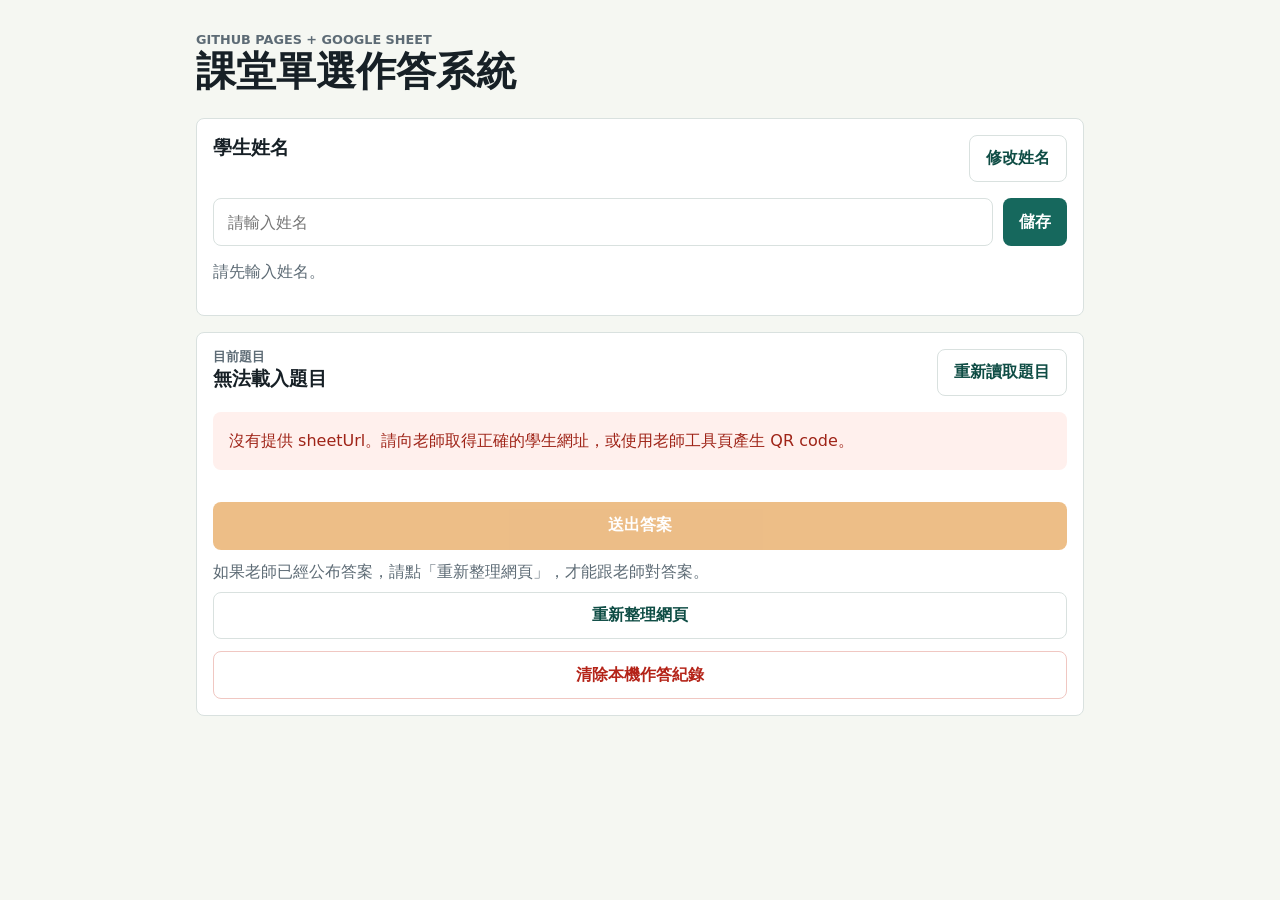
<file: index.html>
<!doctype html>
<html lang="zh-Hant">
  <head>
    <meta charset="utf-8">
    <meta name="viewport" content="width=device-width, initial-scale=1">
    <title>課堂單選作答系統</title>
    <link rel="stylesheet" href="style.css">
  </head>
  <body>
    <main class="app-shell">
      <header class="topbar">
        <div>
          <p class="eyebrow">GitHub Pages + Google Sheet</p>
          <h1>課堂單選作答系統</h1>
        </div>
      </header>

      <section class="panel profile-panel" aria-labelledby="profile-title">
        <div class="section-heading">
          <h2 id="profile-title">學生姓名</h2>
          <button class="ghost-button" id="editNameButton" type="button">修改姓名</button>
        </div>
        <form id="profileForm" class="inline-form">
          <label class="visually-hidden" for="studentNameInput">姓名</label>
          <input id="studentNameInput" name="studentName" type="text" autocomplete="name" placeholder="請輸入姓名" required>
          <button type="submit">儲存</button>
        </form>
        <p class="muted" id="profileStatus">請先輸入姓名。</p>
      </section>

      <section class="panel quiz-panel" aria-live="polite">
        <div class="section-heading">
          <div>
            <p class="eyebrow">目前題目</p>
            <h2 id="quizTitle">讀取中...</h2>
          </div>
          <button class="ghost-button" id="reloadButton" type="button">重新讀取題目</button>
        </div>

        <div class="notice hidden" id="noticeBox"></div>
        <div class="status-box" id="quizStatus">
          請先確認姓名並等待題目載入。
        </div>
        <div class="questions-list" id="questionsList"></div>

        <button class="primary-action submit-all-button" id="submitAnswersButton" type="button" disabled>送出答案</button>
        <div class="refresh-answer-area">
          <p class="muted">如果老師已經公布答案，請點「重新整理網頁」，才能跟老師對答案。</p>
          <button class="ghost-button" id="refreshPageButton" type="button">重新整理網頁</button>
        </div>
        <button class="danger-button" id="clearAnswersButton" type="button">清除本機作答紀錄</button>
      </section>
    </main>

    <script src="script.js"></script>
  </body>
</html>
</file>
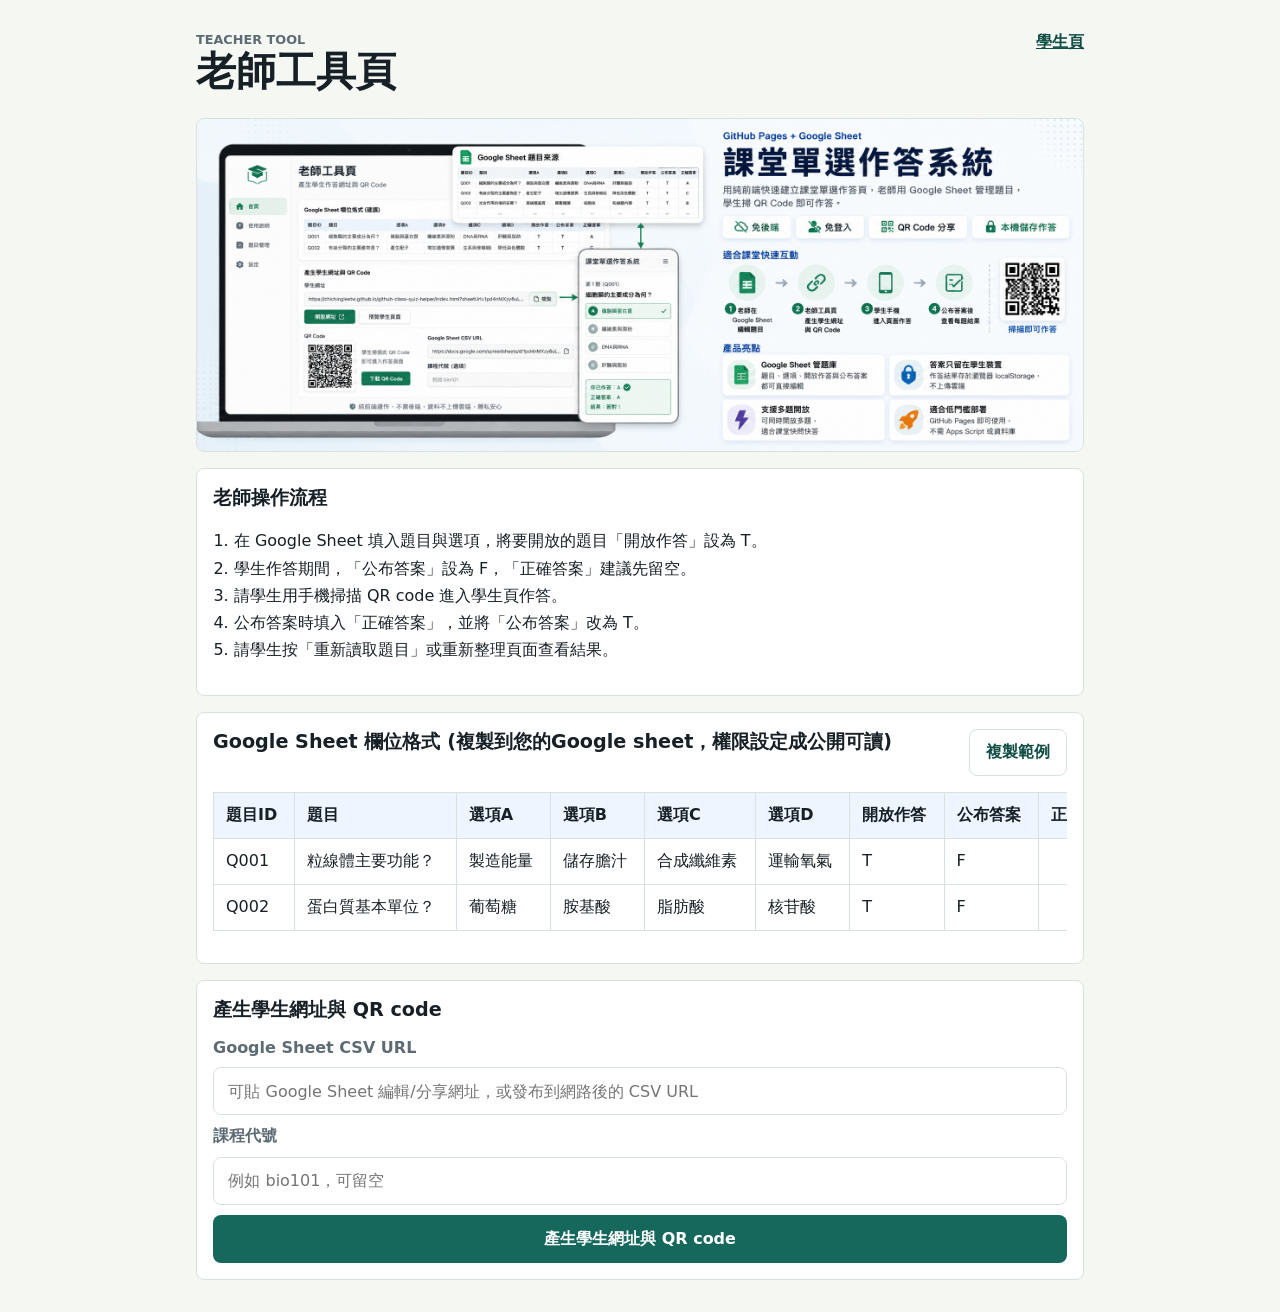
<file: teacher.html>
<!doctype html>
<html lang="zh-Hant">
  <head>
    <meta charset="utf-8">
    <meta name="viewport" content="width=device-width, initial-scale=1">
    <title>老師工具 | 課堂單選作答系統</title>
    <link rel="stylesheet" href="style.css">
  </head>
  <body>
    <main class="app-shell">
      <header class="topbar">
        <div>
          <p class="eyebrow">Teacher Tool</p>
          <h1>老師工具頁</h1>
        </div>
        <a class="text-link" href="index.html">學生頁</a>
      </header>

      <section class="ui-preview" aria-label="課堂單選作答系統介面預覽">
        <img src="UI.png" alt="課堂單選作答系統 UI 預覽">
      </section>

      <section class="panel">
        <h2>老師操作流程</h2>
        <ol class="steps">
          <li>在 Google Sheet 填入題目與選項，將要開放的題目「開放作答」設為 T。</li>
          <li>學生作答期間，「公布答案」設為 F，「正確答案」建議先留空。</li>
          <li>請學生用手機掃描 QR code 進入學生頁作答。</li>
          <li>公布答案時填入「正確答案」，並將「公布答案」改為 T。</li>
          <li>請學生按「重新讀取題目」或重新整理頁面查看結果。</li>
        </ol>
      </section>

      <section class="panel">
        <div class="section-heading">
          <h2>Google Sheet 欄位格式 (複製到您的Google sheet，權限設定成公開可讀)</h2>
          <button class="ghost-button" id="copySheetExampleButton" type="button">複製範例</button>
        </div>
        <div class="table-wrap">
          <table id="sheetExampleTable">
            <thead>
              <tr>
                <th>題目ID</th>
                <th>題目</th>
                <th>選項A</th>
                <th>選項B</th>
                <th>選項C</th>
                <th>選項D</th>
                <th>開放作答</th>
                <th>公布答案</th>
                <th>正確答案</th>
              </tr>
            </thead>
            <tbody>
              <tr>
                <td>Q001</td>
                <td>粒線體主要功能？</td>
                <td>製造能量</td>
                <td>儲存膽汁</td>
                <td>合成纖維素</td>
                <td>運輸氧氣</td>
                <td>T</td>
                <td>F</td>
                <td></td>
              </tr>
              <tr>
                <td>Q002</td>
                <td>蛋白質基本單位？</td>
                <td>葡萄糖</td>
                <td>胺基酸</td>
                <td>脂肪酸</td>
                <td>核苷酸</td>
                <td>T</td>
                <td>F</td>
                <td></td>
              </tr>
            </tbody>
          </table>
        </div>
        <p class="muted" id="copySheetExampleStatus"></p>
        <textarea class="hidden" id="sheetExampleCopyText" rows="4" readonly></textarea>
      </section>

      <section class="panel">
        <h2>產生學生網址與 QR code</h2>
        <form id="teacherForm" class="stack-form">
          <label for="sheetUrlInput">Google Sheet CSV URL</label>
          <input id="sheetUrlInput" name="sheetUrl" type="url" placeholder="可貼 Google Sheet 編輯/分享網址，或發布到網路後的 CSV URL" required>

          <label for="classIdInput">課程代號</label>
          <input id="classIdInput" name="classId" type="text" placeholder="例如 bio101，可留空">

          <button type="submit">產生學生網址與 QR code</button>
        </form>

        <div class="generated-area hidden" id="generatedArea">
          <label for="studentUrlOutput">學生網址</label>
          <textarea id="studentUrlOutput" rows="4" readonly></textarea>
          <button class="ghost-button" id="copyUrlButton" type="button">複製網址</button>
          <div class="qr-frame" id="qrcode"></div>
          <p class="muted" id="copyStatus"></p>
        </div>
      </section>
    </main>

    <script src="qrcode.min.js"></script>
    <script src="teacher.js"></script>
  </body>
</html>
</file>
<file: style.css>
:root {
  color-scheme: light;
  --bg: #f5f7f2;
  --surface: #ffffff;
  --surface-strong: #eef5ff;
  --text: #172026;
  --muted: #5d6b75;
  --line: #d9e1df;
  --primary: #16685d;
  --primary-dark: #0f4d45;
  --accent: #d97706;
  --danger: #b42318;
  --success-bg: #e7f7ef;
  --success-text: #14613c;
  --error-bg: #fff0ed;
  --error-text: #9f2418;
  --warning-bg: #fff7df;
  --warning-text: #7a4c00;
  font-family: system-ui, -apple-system, BlinkMacSystemFont, "Segoe UI", sans-serif;
}

* {
  box-sizing: border-box;
}

body {
  margin: 0;
  min-height: 100vh;
  background: var(--bg);
  color: var(--text);
}

button,
input,
textarea {
  font: inherit;
}

button {
  min-height: 48px;
  border: 0;
  border-radius: 8px;
  background: var(--primary);
  color: #ffffff;
  cursor: pointer;
  font-weight: 700;
  padding: 0.75rem 1rem;
}

button:disabled {
  cursor: not-allowed;
  opacity: 0.48;
}

input,
textarea {
  width: 100%;
  min-height: 48px;
  border: 1px solid var(--line);
  border-radius: 8px;
  background: #ffffff;
  color: var(--text);
  padding: 0.75rem 0.9rem;
}

textarea {
  resize: vertical;
}

table {
  width: 100%;
  border-collapse: collapse;
  min-width: 920px;
}

th,
td {
  border: 1px solid var(--line);
  padding: 0.75rem;
  text-align: left;
  vertical-align: top;
}

th {
  background: var(--surface-strong);
}

.app-shell {
  width: min(920px, 100%);
  margin: 0 auto;
  padding: 1rem;
}

.topbar {
  display: flex;
  align-items: flex-start;
  justify-content: space-between;
  gap: 1rem;
  padding: 1rem 0 0.5rem;
}

.topbar h1 {
  margin: 0.15rem 0 0;
  font-size: clamp(1.75rem, 6vw, 2.5rem);
  line-height: 1.12;
}

.eyebrow {
  margin: 0;
  color: var(--muted);
  font-size: 0.8rem;
  font-weight: 800;
  letter-spacing: 0;
  text-transform: uppercase;
}

.text-link {
  color: var(--primary-dark);
  font-weight: 800;
  white-space: nowrap;
}

.panel {
  margin: 1rem 0;
  border: 1px solid var(--line);
  border-radius: 8px;
  background: var(--surface);
  padding: 1rem;
}

.ui-preview {
  margin: 1rem 0;
  border: 1px solid var(--line);
  border-radius: 8px;
  background: var(--surface);
  overflow: hidden;
}

.ui-preview img {
  display: block;
  width: 100%;
  aspect-ratio: 8 / 3;
  object-fit: cover;
}

.panel h2 {
  margin: 0 0 0.9rem;
  font-size: 1.2rem;
}

.section-heading {
  display: flex;
  align-items: flex-start;
  justify-content: space-between;
  gap: 0.75rem;
  margin-bottom: 1rem;
}

.section-heading h2 {
  margin-bottom: 0;
}

.inline-form {
  display: grid;
  grid-template-columns: 1fr auto;
  gap: 0.6rem;
}

.stack-form {
  display: grid;
  gap: 0.65rem;
}

.stack-form label,
.generated-area label {
  color: var(--muted);
  font-weight: 800;
}

.muted {
  color: var(--muted);
}

.question-card {
  border: 1px solid var(--line);
  border-radius: 8px;
  background: #ffffff;
  padding: 1rem;
}

.questions-list {
  display: grid;
  gap: 1rem;
  margin-top: 1rem;
}

.question-text {
  margin: 1rem 0;
  font-size: 1.35rem;
  font-weight: 800;
  line-height: 1.5;
}

.options-grid {
  display: grid;
  gap: 0.75rem;
  margin: 1rem 0;
}

.option-button {
  display: grid;
  grid-template-columns: 2.4rem 1fr;
  align-items: center;
  gap: 0.75rem;
  width: 100%;
  min-height: 64px;
  border: 2px solid var(--line);
  background: #ffffff;
  color: var(--text);
  text-align: left;
}

.option-button[aria-pressed="true"] {
  border-color: var(--primary);
  background: #ecf8f4;
}

.option-key {
  display: inline-grid;
  width: 2.25rem;
  height: 2.25rem;
  place-items: center;
  border-radius: 999px;
  background: var(--primary);
  color: #ffffff;
}

.primary-action {
  width: 100%;
  margin-top: 0.2rem;
  background: var(--accent);
}

.submit-all-button {
  margin-top: 1rem;
}

.refresh-answer-area {
  display: grid;
  gap: 0.6rem;
  margin-top: 0.75rem;
}

.refresh-answer-area p {
  margin: 0;
}

.ghost-button {
  min-height: 42px;
  border: 1px solid var(--line);
  background: #ffffff;
  color: var(--primary-dark);
}

.danger-button {
  width: 100%;
  margin-top: 0.75rem;
  border: 1px solid #f0c7c2;
  background: #ffffff;
  color: var(--danger);
}

.status-box,
.notice {
  margin-top: 1rem;
  border-radius: 8px;
  padding: 1rem;
  background: var(--surface-strong);
  color: var(--text);
  line-height: 1.6;
  white-space: pre-line;
}

.notice {
  background: var(--warning-bg);
  color: var(--warning-text);
}

.status-success {
  background: var(--success-bg);
  color: var(--success-text);
}

.status-error {
  background: var(--error-bg);
  color: var(--error-text);
}

.status-warning {
  background: var(--warning-bg);
  color: var(--warning-text);
}

.generated-area {
  display: grid;
  gap: 0.75rem;
  margin-top: 1rem;
}

.qr-frame {
  display: grid;
  width: 256px;
  min-height: 256px;
  place-items: center;
  border: 1px solid var(--line);
  border-radius: 8px;
  background: #ffffff;
  padding: 1rem;
}

.table-wrap {
  overflow-x: auto;
}

.steps {
  padding-left: 1.3rem;
  line-height: 1.7;
}

.hidden {
  display: none !important;
}

.visually-hidden {
  position: absolute;
  width: 1px;
  height: 1px;
  clip: rect(0 0 0 0);
  clip-path: inset(50%);
  overflow: hidden;
  white-space: nowrap;
}

@media (max-width: 640px) {
  .app-shell {
    padding: 0.8rem;
  }

  .topbar,
  .section-heading,
  .inline-form {
    grid-template-columns: 1fr;
  }

  .topbar,
  .section-heading {
    display: grid;
  }

  .inline-form button,
  .ghost-button {
    width: 100%;
  }

  .question-text {
    font-size: 1.2rem;
  }

  .qr-frame {
    width: 100%;
  }
}
</file>
